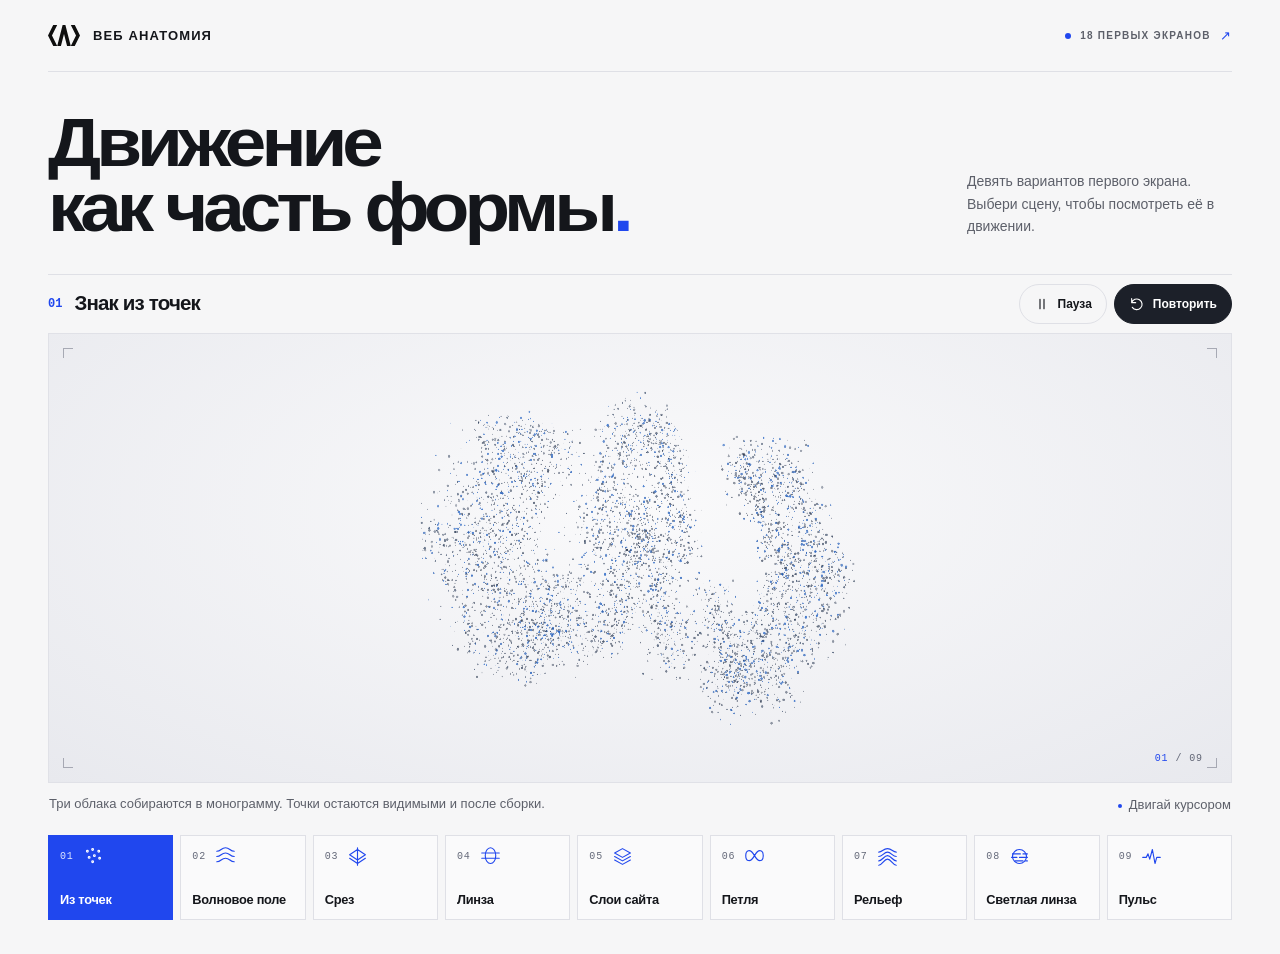
<file: index.html>
<!doctype html>
<html lang="ru">
<head>
  <meta charset="utf-8">
  <meta name="viewport" content="width=device-width, initial-scale=1">
  <meta name="theme-color" content="#f6f6f7">
  <meta name="robots" content="noindex,nofollow">
  <meta name="description" content="Девять вариантов анимации для первого экрана студии Веб Анатомия.">
  <title>Движение как часть формы · Веб Анатомия</title>
  <link rel="icon" href="./assets/logo-sign.svg" type="image/svg+xml">
  <link rel="stylesheet" href="./style.css">
  <script type="importmap">{"imports":{"three":"./vendor/three.module.js","three/addons/":"./vendor/addons/"}}</script>
</head>
<body>
  <div class="shell">
    <header class="masthead">
      <div class="signature"><img src="./assets/logo-sign.svg" alt="" width="34" height="24"><span>ВЕБ АНАТОМИЯ</span></div>
      <a class="project-tag preview-link" href="./mobile/"><span class="tag-dot" aria-hidden="true"></span> 18 ПЕРВЫХ ЭКРАНОВ <span aria-hidden="true">↗</span></a>
    </header>
    <main>
      <div class="intro">
        <h1>Движение<br>как часть формы<span class="period">.</span></h1>
        <p>Девять вариантов первого экрана.<br> Выбери сцену, чтобы посмотреть её в движении.</p>
      </div>
      <section class="laboratory" aria-label="Варианты анимации">
        <div class="scene-bar">
          <div class="scene-heading">
            <span id="scene-number" class="scene-number" aria-hidden="true">01</span>
            <h2 id="scene-title">Знак из точек</h2>
          </div>
          <div class="transport">
            <button id="pause" type="button" aria-label="Пауза" title="Пауза" disabled>
              <svg viewBox="0 0 24 24" fill="none" aria-hidden="true"><path id="pause-shape" d="M9 5v14M15 5v14"/></svg>
              <span id="pause-label">Пауза</span>
            </button>
            <button id="replay" type="button" title="Запустить анимацию заново" disabled>
              <svg viewBox="0 0 24 24" fill="none" aria-hidden="true"><path d="M4 10a8 8 0 1 1 1 7M4 4v6h6"/></svg>
              <span>Повторить</span>
            </button>
          </div>
        </div>
        <div id="scene-panel" class="viewport" role="tabpanel" aria-labelledby="tab-01" tabindex="0">
          <div class="stage-decoration" aria-hidden="true"><i></i><i></i><i></i><i></i></div>
          <div id="stage" class="stage"></div>
          <div id="scene-message" class="stage-message" role="status">Загружаем сцену</div>
          <div class="stage-index" aria-hidden="true"><span id="stage-index">01</span> <span>/ 09</span></div>
        </div>
        <div class="scene-notes"><p id="scene-description">Три облака собираются в монограмму. Точки остаются видимыми и после сборки.</p><p id="scene-hint"><span class="hint-dot" aria-hidden="true"></span><span>Двигай курсором</span></p></div>
        <nav id="scenes" class="scenes" role="tablist" aria-label="Выбери анимацию"></nav>
      </section>
      <noscript>Включи JavaScript, чтобы посмотреть анимации.</noscript>
    </main>
  </div>
  <script type="module" src="./app.js"></script>
</body>
</html>
</file>
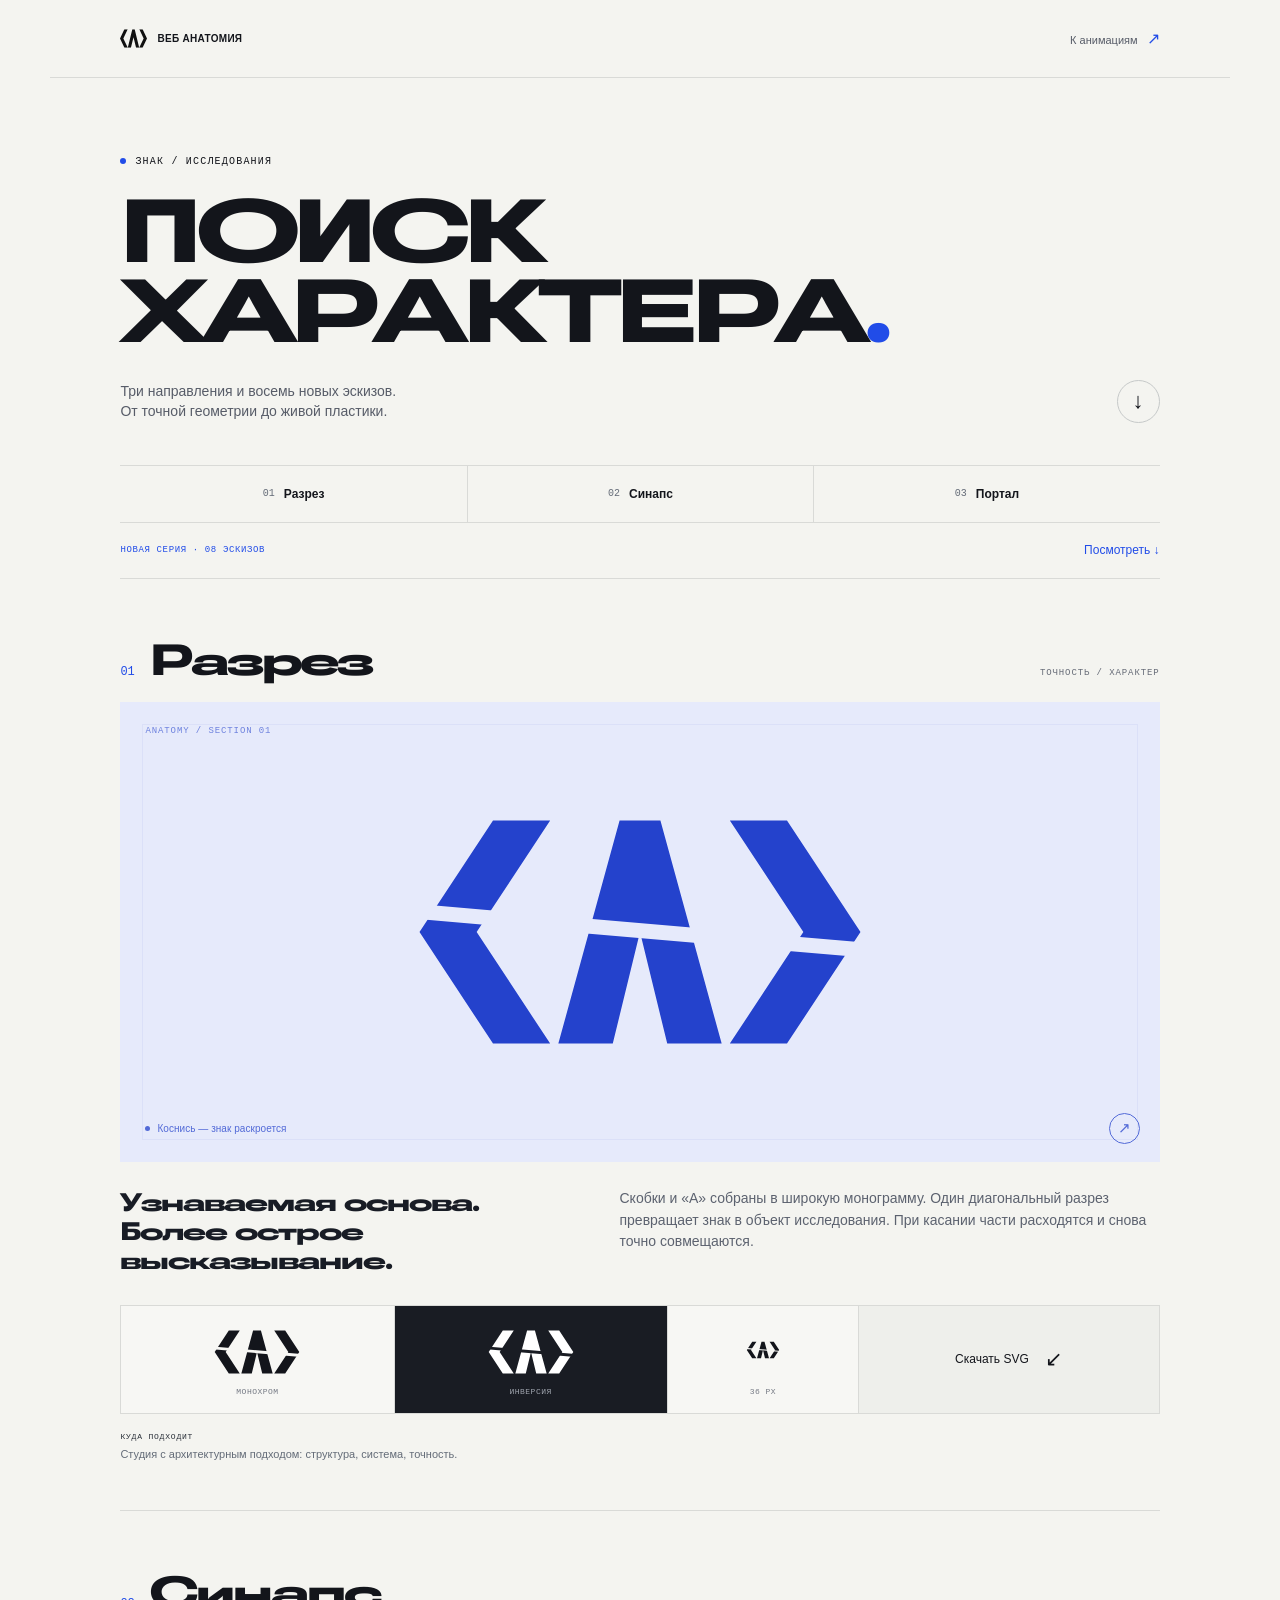
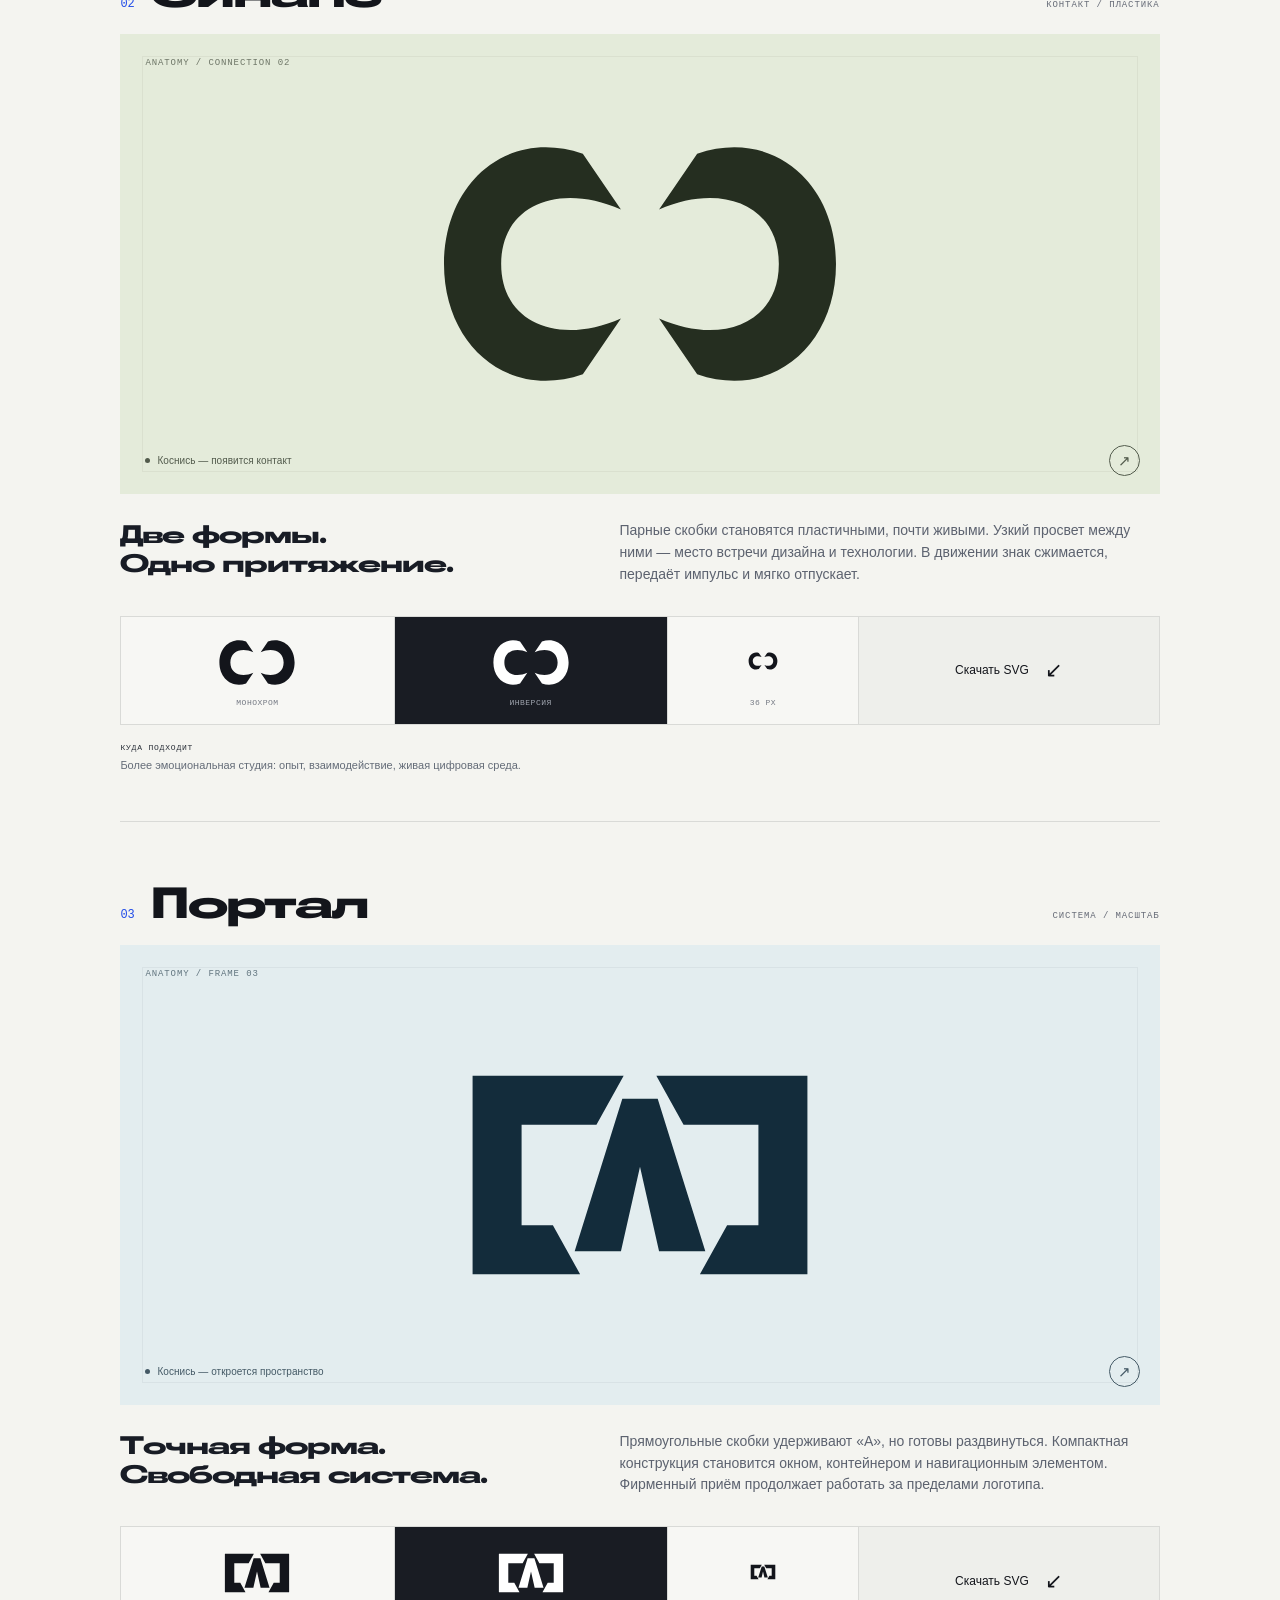
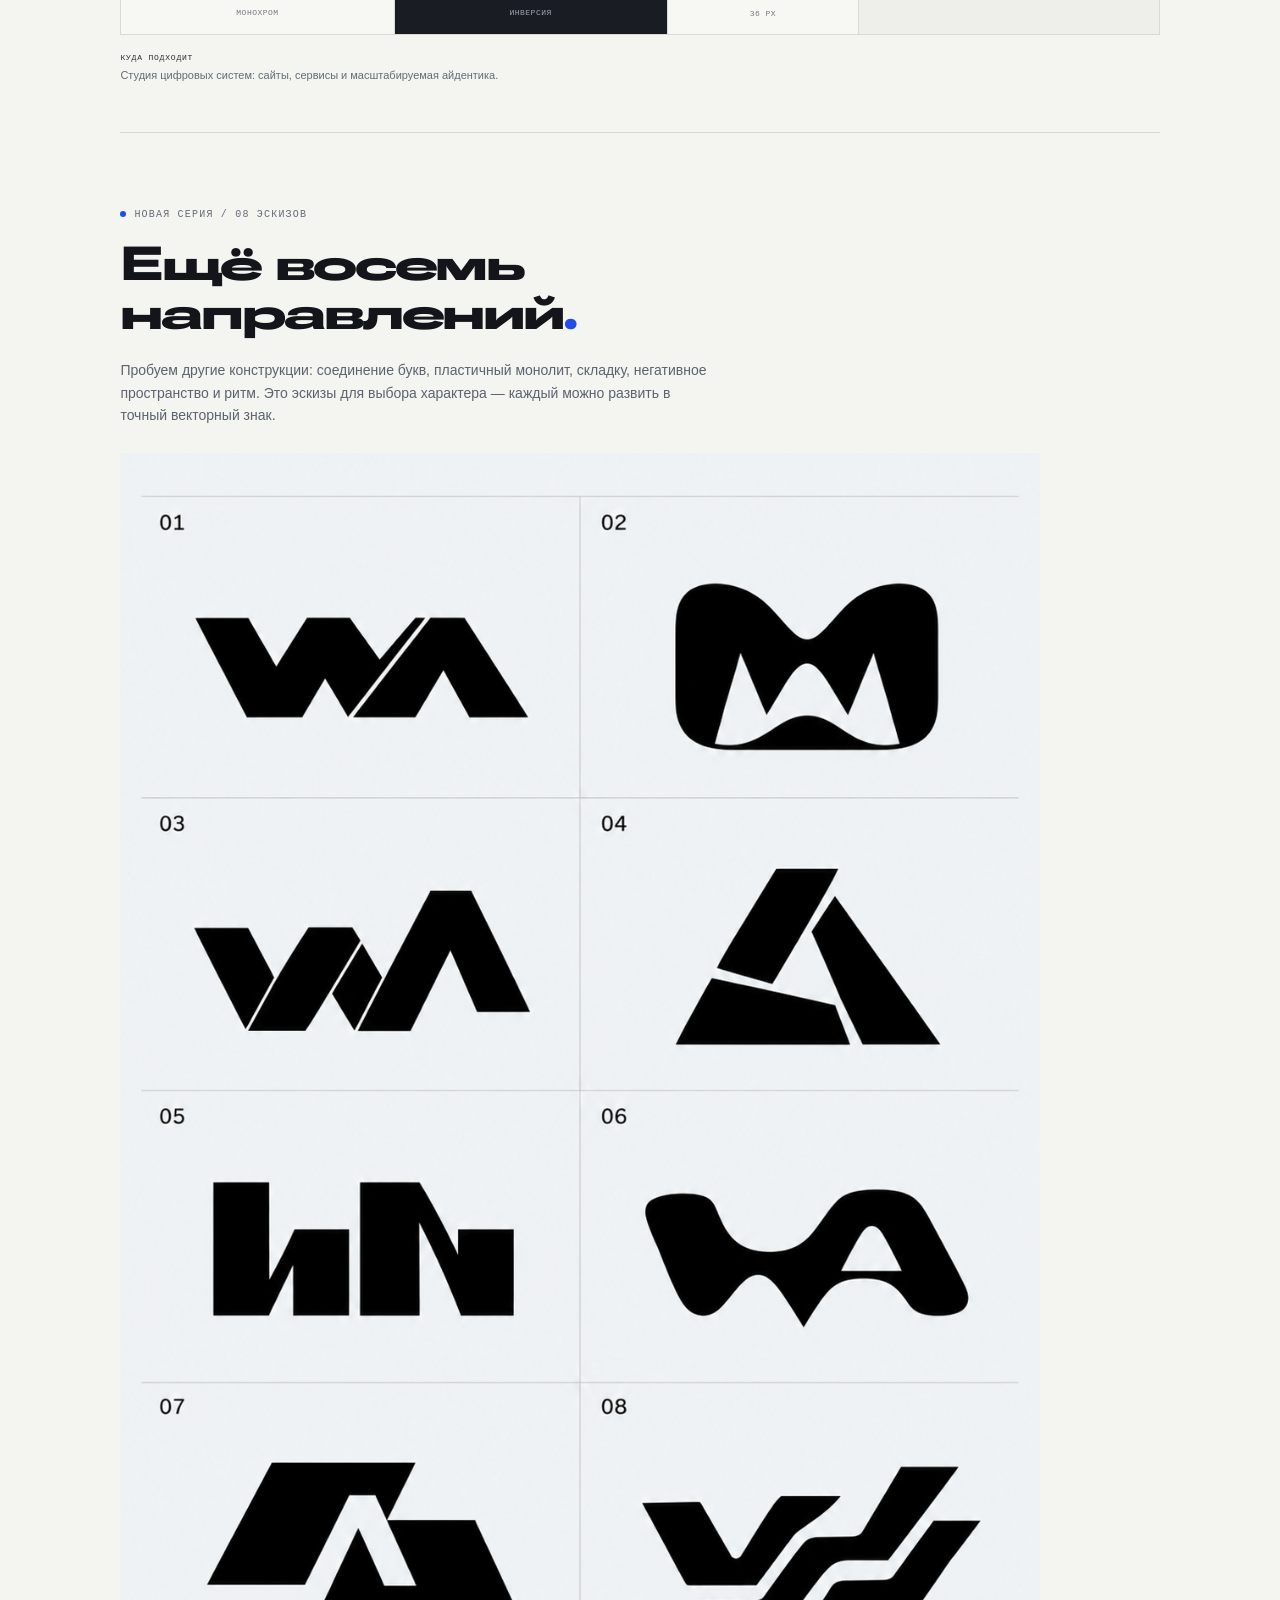
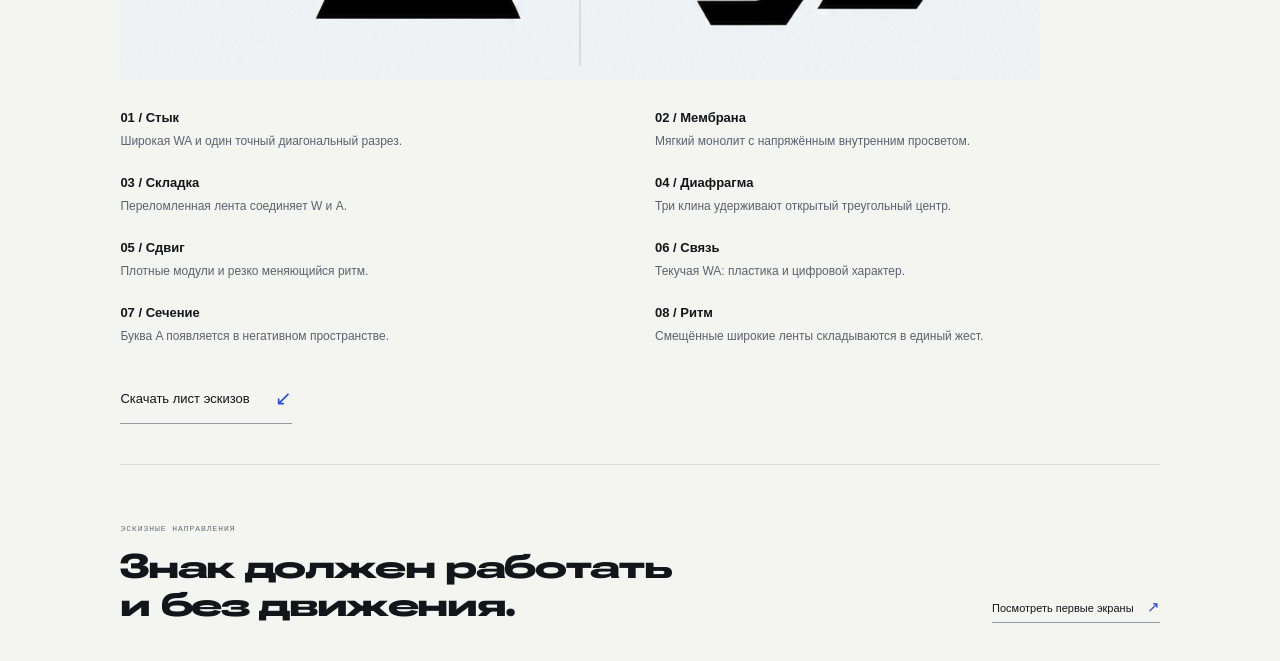
<file: marks/index.html>
<!doctype html>
<html lang="ru">
<head>
<meta charset="utf-8">
<meta name="viewport" content="width=device-width,initial-scale=1,viewport-fit=cover">
<meta name="robots" content="noindex,nofollow">
<meta name="theme-color" content="#f4f4f0">
<meta name="description" content="Три новых направления знака Веб Анатомии: Разрез, Синапс и Портал. Векторные эскизы и характер движения.">
<title>Знак · Поиск характера · Веб Анатомия</title>
<link rel="icon" href="../assets/logo-sign.svg" type="image/svg+xml">
<link rel="preload" href="../mobile/assets/wa-flex-wide.woff2" as="font" type="font/woff2" crossorigin>
<link rel="stylesheet" href="./marks.css">
</head>
<body>
<header class="topbar"><a class="brand" href="../mobile/"><img src="../assets/logo-sign.svg" alt="" width="27" height="19"><span>ВЕБ АНАТОМИЯ</span></a><a class="back" href="../mobile/">К анимациям <span aria-hidden="true">↗</span></a></header>
<main>
<section class="intro" aria-labelledby="page-title"><p class="eyebrow"><span class="dot"></span> ЗНАК / ИССЛЕДОВАНИЯ</p><h1 id="page-title">Поиск<br>характера<span>.</span></h1><div class="intro-bottom"><p>Три направления и восемь новых эскизов.<br>От точной геометрии до живой пластики.</p><a href="#section" class="jump" aria-label="Посмотреть три направления">↓</a></div></section>
<nav class="index" aria-label="Направления знака"><a href="#section"><span>01</span> Разрез</a><a href="#synapse"><span>02</span> Синапс</a><a href="#aperture"><span>03</span> Портал</a></nav>
<a class="new-sketch-link" href="#sketches"><span>НОВАЯ СЕРИЯ · 08 ЭСКИЗОВ</span><span>Посмотреть ↓</span></a>
<section class="concept" id="section" aria-labelledby="title-section">
<div class="concept-header"><span class="number">01</span><h2 id="title-section">Разрез</h2><span class="trait">ТОЧНОСТЬ / ХАРАКТЕР</span></div>
<button type="button" class="art art-section" aria-pressed="false" aria-label="Оживить знак Разрез">
<span class="art-tag">ANATOMY / SECTION 01</span>
<svg class="hero-mark section-mark" viewBox="0 0 360 220" aria-hidden="true"><defs><clipPath id="section-upper"><path d="M0 0H360V119L0 88Z"/></clipPath><clipPath id="section-lower"><path d="M0 99 360 130V220H0Z"/></clipPath><g id="section-path"><path d="m18 110 54-82h42l-54 82 54 82H72Zm324 0-54-82h-42l54 82-54 82h42Z"/><path d="m120 192 45-164h30l45 164h-40l-20-82-20 82Z"/></g></defs><g class="part part-upper" clip-path="url(#section-upper)"><use href="#section-path"/></g><g class="part part-lower" clip-path="url(#section-lower)"><use href="#section-path"/></g><path class="slice-line" d="M0 93.5 360 124.5"/></svg>
<span class="art-foot"><span class="live-dot"></span><span class="motion-label">Коснись — знак раскроется</span><span class="art-control" aria-hidden="true">↗</span></span>
</button>
<div class="concept-copy"><p class="lead">Узнаваемая основа.<br> Более острое высказывание.</p><p>Скобки и «А» собраны в широкую монограмму. Один диагональный разрез превращает знак в объект исследования. При касании части расходятся и снова точно совмещаются.</p></div>
<div class="specimens"><div class="specimen"><img src="./assets/01-section.svg" alt="Разрез в чёрном" width="94" height="58"><span>МОНОХРОМ</span></div><div class="specimen inverse"><img src="./assets/01-section.svg" alt="Разрез в белом" width="94" height="58"><span>ИНВЕРСИЯ</span></div><div class="specimen sizes"><img src="./assets/01-section.svg" alt="Разрез в маленьком размере" width="36" height="22"><span>36 PX</span></div><a class="download" href="./assets/01-section.svg" download="web-anatomy-section.svg">Скачать SVG <span aria-hidden="true">↙</span></a></div>
<p class="design-note"><span>КУДА ПОДХОДИТ</span> Студия с архитектурным подходом: структура, система, точность.</p>
</section>
<section class="concept" id="synapse" aria-labelledby="title-synapse">
<div class="concept-header"><span class="number">02</span><h2 id="title-synapse">Синапс</h2><span class="trait">КОНТАКТ / ПЛАСТИКА</span></div>
<button type="button" class="art art-synapse" aria-pressed="false" aria-label="Оживить знак Синапс">
<span class="art-tag">ANATOMY / CONNECTION 02</span>
<svg class="hero-mark synapse-mark" viewBox="0 0 360 220" aria-hidden="true"><path class="synapse-left" d="M138 29C83 10 36 50 36 110s47 100 102 81l28-41c-45 20-88 4-88-40s43-60 88-40Z"/><path class="synapse-right" d="M222 29c55-19 102 21 102 81s-47 100-102 81l-28-41c45 20 88 4 88-40s-43-60-88-40Z"/><path class="synapse-link" d="M176 108h8"/></svg>
<span class="art-foot"><span class="live-dot"></span><span class="motion-label">Коснись — появится контакт</span><span class="art-control" aria-hidden="true">↗</span></span>
</button>
<div class="concept-copy"><p class="lead">Две формы.<br> Одно притяжение.</p><p>Парные скобки становятся пластичными, почти живыми. Узкий просвет между ними — место встречи дизайна и технологии. В движении знак сжимается, передаёт импульс и мягко отпускает.</p></div>
<div class="specimens"><div class="specimen"><img src="./assets/02-synapse.svg" alt="Синапс в чёрном" width="94" height="58"><span>МОНОХРОМ</span></div><div class="specimen inverse"><img src="./assets/02-synapse.svg" alt="Синапс в белом" width="94" height="58"><span>ИНВЕРСИЯ</span></div><div class="specimen sizes"><img src="./assets/02-synapse.svg" alt="Синапс в маленьком размере" width="36" height="22"><span>36 PX</span></div><a class="download" href="./assets/02-synapse.svg" download="web-anatomy-synapse.svg">Скачать SVG <span aria-hidden="true">↙</span></a></div>
<p class="design-note"><span>КУДА ПОДХОДИТ</span> Более эмоциональная студия: опыт, взаимодействие, живая цифровая среда.</p>
</section>
<section class="concept" id="aperture" aria-labelledby="title-aperture">
<div class="concept-header"><span class="number">03</span><h2 id="title-aperture">Портал</h2><span class="trait">СИСТЕМА / МАСШТАБ</span></div>
<button type="button" class="art art-aperture" aria-pressed="false" aria-label="Оживить знак Портал">
<span class="art-tag">ANATOMY / FRAME 03</span>
<svg class="hero-mark aperture-mark" viewBox="0 0 360 220" aria-hidden="true"><path class="frame-left" d="M57 37h111l-20 36H93v74h23l20 36H57Z"/><path class="frame-right" d="M303 37H192l20 36h55v74h-23l-20 36h79Z"/><path class="frame-core" d="m132 166 35-112h26l35 112h-34l-14-62-14 62Z"/></svg>
<span class="art-foot"><span class="live-dot"></span><span class="motion-label">Коснись — откроется пространство</span><span class="art-control" aria-hidden="true">↗</span></span>
</button>
<div class="concept-copy"><p class="lead">Точная форма.<br> Свободная система.</p><p>Прямоугольные скобки удерживают «А», но готовы раздвинуться. Компактная конструкция становится окном, контейнером и навигационным элементом. Фирменный приём продолжает работать за пределами логотипа.</p></div>
<div class="specimens"><div class="specimen"><img src="./assets/03-aperture.svg" alt="Портал в чёрном" width="94" height="58"><span>МОНОХРОМ</span></div><div class="specimen inverse"><img src="./assets/03-aperture.svg" alt="Портал в белом" width="94" height="58"><span>ИНВЕРСИЯ</span></div><div class="specimen sizes"><img src="./assets/03-aperture.svg" alt="Портал в маленьком размере" width="36" height="22"><span>36 PX</span></div><a class="download" href="./assets/03-aperture.svg" download="web-anatomy-aperture.svg">Скачать SVG <span aria-hidden="true">↙</span></a></div>
<p class="design-note"><span>КУДА ПОДХОДИТ</span> Студия цифровых систем: сайты, сервисы и масштабируемая айдентика.</p>
</section>
<section class="sketch-series" id="sketches" aria-labelledby="sketch-title">
<p class="eyebrow"><span class="dot"></span> НОВАЯ СЕРИЯ / 08 ЭСКИЗОВ</p>
<h2 id="sketch-title">Ещё восемь<br>направлений<span>.</span></h2>
<p class="sketch-intro">Пробуем другие конструкции: соединение букв, пластичный монолит, складку, негативное пространство и ритм. Это эскизы для выбора характера — каждый можно развить в точный векторный знак.</p>
<a class="sketch-board" href="./assets/08-new-directions.png" target="_blank" rel="noopener" aria-label="Открыть восемь эскизов в полном размере"><img src="./assets/08-new-directions.png" alt="Восемь новых чёрно-белых знаков Веб Анатомии, пронумерованные от 01 до 08, в сетке два на четыре." width="1086" height="1448" loading="lazy"></a>
<div class="sketch-notes">
<div><b>01 / Стык</b><p>Широкая WA и один точный диагональный разрез.</p></div>
<div><b>02 / Мембрана</b><p>Мягкий монолит с напряжённым внутренним просветом.</p></div>
<div><b>03 / Складка</b><p>Переломленная лента соединяет W и A.</p></div>
<div><b>04 / Диафрагма</b><p>Три клина удерживают открытый треугольный центр.</p></div>
<div><b>05 / Сдвиг</b><p>Плотные модули и резко меняющийся ритм.</p></div>
<div><b>06 / Связь</b><p>Текучая WA: пластика и цифровой характер.</p></div>
<div><b>07 / Сечение</b><p>Буква A появляется в негативном пространстве.</p></div>
<div><b>08 / Ритм</b><p>Смещённые широкие ленты складываются в единый жест.</p></div>
</div>
<a class="sketch-download" href="./assets/08-new-directions.png" download="web-anatomy-eight-directions.png">Скачать лист эскизов <span aria-hidden="true">↙</span></a>
</section>
<footer><div><span class="eyebrow">ЭСКИЗНЫЕ НАПРАВЛЕНИЯ</span><p>Знак должен работать<br>и без движения.</p></div><a href="../mobile/">Посмотреть первые экраны <span aria-hidden="true">↗</span></a></footer>
</main>
<script src="./marks.js" defer></script>
</body>
</html>
</file>
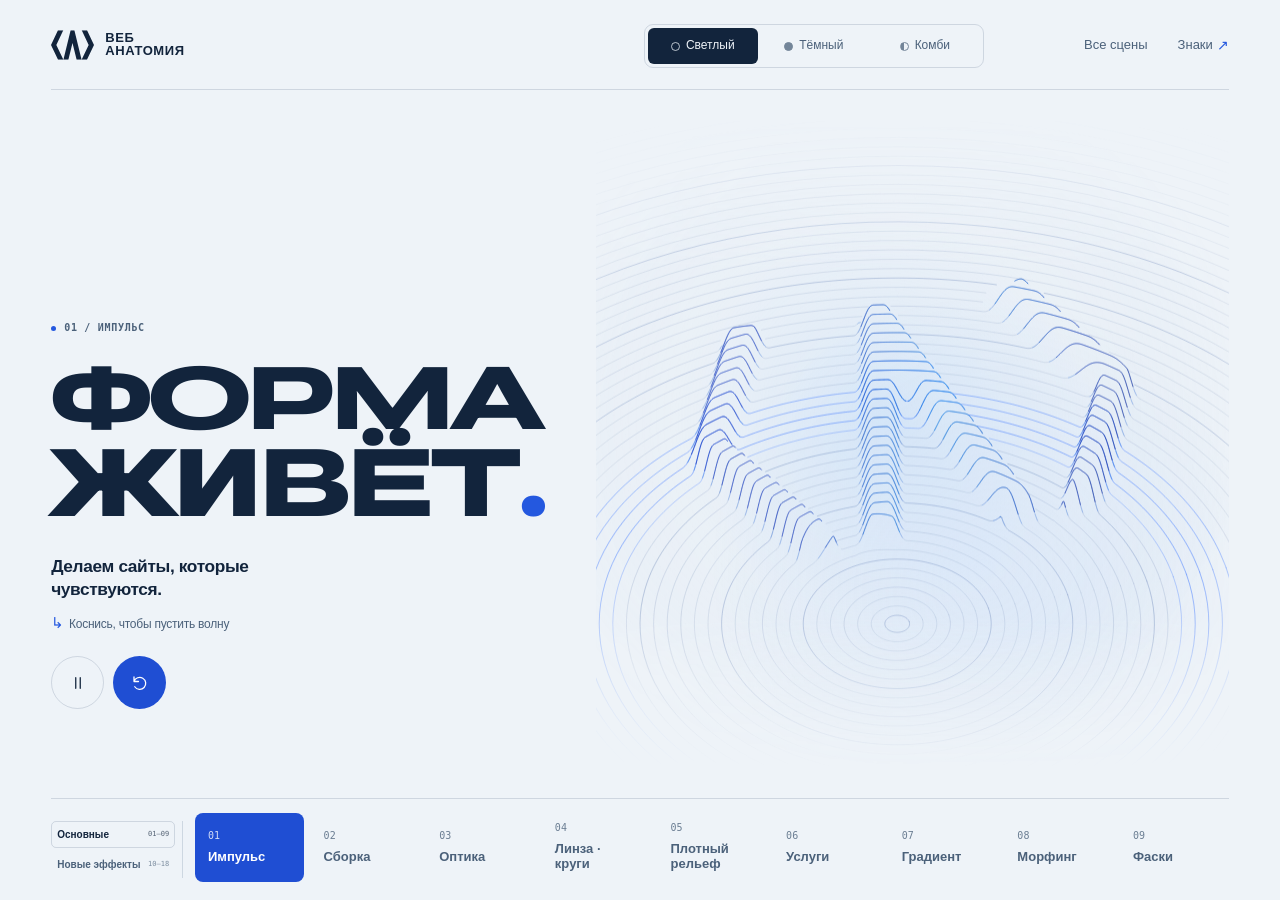
<file: mobile/index.html>
<!doctype html>
<html lang="ru" data-theme="contour" data-mode="light">
<head>
  <meta charset="utf-8">
  <meta name="viewport" content="width=device-width, initial-scale=1, viewport-fit=cover">
  <meta name="theme-color" content="#eef3f8">
  <meta name="robots" content="noindex,nofollow">
  <meta name="description" content="Восемнадцать интерактивных первых экранов Веб Анатомии для телефона и десктопа: рельеф, оптика, частицы и радиальный градиент. Светлое, тёмное и комбинированное оформление.">
  <title>Первые экраны · Веб Анатомия</title>
  <link rel="icon" href="../assets/logo-sign.svg" type="image/svg+xml">
  <link rel="preload" href="./assets/wa-flex-wide.woff2" as="font" type="font/woff2" crossorigin>
  <link rel="stylesheet" href="./mobile.css">
  <link rel="stylesheet" href="./responsive.css">
  <script type="importmap">{"imports":{"three":"../vendor/three.module.js","three/addons/":"../vendor/addons/"}}</script>
</head>
<body>
  <div class="device">
    <header class="top">
      <div class="signature"><i class="mark" aria-hidden="true"></i><span>ВЕБ<br>АНАТОМИЯ</span></div>
      <nav class="top-links" aria-label="Другие исследования"><a class="lab-link" href="../">Все сцены</a><a class="lab-link" href="../marks/">Знаки <span aria-hidden="true">↗</span></a></nav>
    </header>
    <div class="appearance-bar">
      <div class="theme-switch" role="group" aria-label="Оформление экрана">
        <button id="theme-light" type="button" aria-pressed="true"><i class="swatch swatch-light" aria-hidden="true"></i>Светлый</button>
        <button id="theme-dark" type="button" aria-pressed="false"><i class="swatch swatch-dark" aria-hidden="true"></i>Тёмный</button>
        <button id="theme-mixed" type="button" aria-pressed="false"><i class="swatch swatch-mixed" aria-hidden="true"></i><span id="mixed-label">Комби</span></button>
      </div>
    </div>
    <main id="hero" class="hero" role="tabpanel" aria-labelledby="tab-01">
      <div class="intro">
        <div class="intro-bar"><div class="tag"><i aria-hidden="true"></i><span id="kicker">01 / ИМПУЛЬС</span></div><span id="composition-label" class="composition-label" hidden>Синий постер</span></div>
        <h1 id="headline"><span class="line"><span>ФОРМА</span></span><span class="line"><span>ЖИВЁТ<i>.</i></span></span></h1>
        <div id="service-controls" class="service-controls" role="group" aria-label="Услуги" hidden>
          <button id="service-design" type="button" aria-controls="stage" aria-pressed="true">Дизайн</button>
          <button id="service-development" type="button" aria-controls="stage" aria-pressed="false">Разработка</button>
          <button id="service-support" type="button" aria-controls="stage" aria-pressed="false">Поддержка</button>
        </div>
      </div>
      <div class="picture">
        <div id="gradient-backdrop" class="gradient-backdrop" aria-hidden="true" hidden></div>
        <div id="stage" class="stage" role="img" aria-label="Интерактивный рельеф знака. Коснись, чтобы пустить волну."></div>
        <div id="message" class="message" role="status">Загружаю сцену…</div>
        <span id="scene-index" class="scene-index" aria-hidden="true" hidden>FIELD / 01</span>
        <i class="scene-corner" aria-hidden="true"></i>
      </div>
      <div class="caption">
        <div class="caption-copy">
          <p id="description">Делаем сайты, которые чувствуются.</p>
          <p class="gesture"><span class="gesture-icon" aria-hidden="true">↳</span><span id="hint">Коснись, чтобы пустить волну</span></p>
        </div>
        <div class="actions" aria-label="Управление анимацией">
          <button id="assemble" class="fragment-action" type="button" aria-controls="stage" hidden disabled><span id="assemble-label">Собрать знак</span><svg viewBox="0 0 24 24" aria-hidden="true"><path d="M5 12h14m-6-6 6 6-6 6"/></svg></button>
          <button id="pulse" type="button" aria-label="Пустить импульс" title="Пустить импульс" hidden disabled><svg viewBox="0 0 24 24" aria-hidden="true"><circle cx="12" cy="12" r="3"/><circle cx="12" cy="12" r="8"/></svg></button>
          <button id="pause" type="button" aria-label="Пауза" title="Пауза" disabled><svg viewBox="0 0 24 24" aria-hidden="true"><path id="pause-shape" d="M9 5v14M15 5v14"/></svg></button>
          <button id="replay" type="button" aria-label="Повторить анимацию" title="Повторить анимацию" disabled><svg viewBox="0 0 24 24" aria-hidden="true"><path d="M4 10a8 8 0 1 1 1 7M4 4v6h6"/></svg></button>
        </div>
      </div>
    </main>
    <div class="variant-nav">
      <div class="variant-groups" role="group" aria-label="Разделы коллекции">
        <button id="variant-core" type="button" aria-controls="variants" aria-pressed="true">Основные <small>01–09</small></button>
        <button id="variant-studies" type="button" aria-controls="variants" aria-pressed="false">Новые эффекты <small>10–18</small></button>
      </div>
      <nav class="tabs" id="variants" role="tablist" aria-label="Варианты первого экрана">
      <button id="tab-01" type="button" role="tab" aria-controls="hero" aria-selected="true"><span>01</span> Импульс</button>
      <button id="tab-02" type="button" role="tab" aria-controls="hero" aria-selected="false" tabindex="-1"><span>02</span> Сборка</button>
      <button id="tab-03" type="button" role="tab" aria-controls="hero" aria-selected="false" tabindex="-1"><span>03</span> Оптика</button>
      <button id="tab-04" class="tab-new" type="button" role="tab" aria-controls="hero" aria-selected="false" tabindex="-1"><span>04</span> Линза · круги</button>
      <button id="tab-05" class="tab-new" type="button" role="tab" aria-controls="hero" aria-selected="false" tabindex="-1"><span>05</span> Плотный рельеф</button>
      <button id="tab-06" class="tab-new" type="button" role="tab" aria-controls="hero" aria-selected="false" tabindex="-1"><span>06</span> Услуги</button>
      <button id="tab-07" class="tab-new" type="button" role="tab" aria-controls="hero" aria-selected="false" tabindex="-1"><span>07</span> Градиент</button>
      <button id="tab-08" class="tab-new" type="button" role="tab" aria-controls="hero" aria-selected="false" tabindex="-1"><span>08</span> Морфинг</button>
      <button id="tab-09" class="tab-new" type="button" role="tab" aria-controls="hero" aria-selected="false" tabindex="-1"><span>09</span> Фаски</button>
      <button id="tab-10" class="tab-new" type="button" role="tab" aria-controls="hero" aria-selected="false" tabindex="-1" hidden><span>10</span> Растр</button>
      <button id="tab-11" class="tab-new" type="button" role="tab" aria-controls="hero" aria-selected="false" tabindex="-1" hidden><span>11</span> Лучевой узел</button>
      <button id="tab-12" class="tab-new" type="button" role="tab" aria-controls="hero" aria-selected="false" tabindex="-1" hidden><span>12</span> Матрица</button>
      <button id="tab-13" class="tab-new" type="button" role="tab" aria-controls="hero" aria-selected="false" tabindex="-1" hidden><span>13</span> Вихрь</button>
      <button id="tab-14" class="tab-new" type="button" role="tab" aria-controls="hero" aria-selected="false" tabindex="-1" hidden><span>14</span> Плоттер</button>
      <button id="tab-15" class="tab-new" type="button" role="tab" aria-controls="hero" aria-selected="false" tabindex="-1" hidden><span>15</span> Призма</button>
      <button id="tab-16" class="tab-new" type="button" role="tab" aria-controls="hero" aria-selected="false" tabindex="-1" hidden><span>16</span> Фрагмент</button>
      <button id="tab-17" class="tab-new" type="button" role="tab" aria-controls="hero" aria-selected="false" tabindex="-1" hidden><span>17</span> Фокус</button>
      <button id="tab-18" class="tab-new" type="button" role="tab" aria-controls="hero" aria-selected="false" tabindex="-1" hidden><span>18</span> Наклон</button>
      </nav>
    </div>
    <noscript><p>Включи JavaScript, чтобы увидеть движение.</p></noscript>
  </div>
  <script type="module" src="./mobile.js"></script>
</body>
</html>
</file>
<file: style.css>
:root {
  color-scheme: light;
  font-family: Arial, Helvetica, sans-serif;
  font-synthesis: none;
  --paper: #f6f6f7;
  --ink: #14161b;
  --muted: #5d606a;
  --blue: #2047ee;
  --line: #dfe0e6;
  background: var(--paper);
  color: var(--ink);
}
* { box-sizing: border-box; }
body { margin: 0; min-width: 300px; }
button { font: inherit; color: inherit; cursor: pointer; }
button:focus-visible, input:focus-visible, [role=tabpanel]:focus-visible { outline: 2px solid var(--blue); outline-offset: 4px; }
button:disabled { cursor: wait; opacity: .48; }
[hidden] { display: none !important; }
.shell { width: min(100% - 96px, 1472px); margin-inline: auto; }
.masthead { height: 72px; display: flex; align-items: center; justify-content: space-between; border-bottom: 1px solid var(--line); gap: 14px; }
.signature { display: flex; align-items: center; gap: 13px; font-size: 13px; font-weight: 800; letter-spacing: .085em; white-space: nowrap; }
.signature img { width: 32px; height: auto; display: block; filter: brightness(0) saturate(100%); opacity: .94; }
.project-tag { display: flex; align-items: center; gap: 9px; font-size: 10px; font-weight: 700; letter-spacing: .125em; color: var(--muted); white-space: nowrap; }
.preview-link { text-decoration: none; padding-block: 12px; }
.preview-link:hover { color: var(--blue); }
.preview-link > span:last-child { color: var(--blue); font-size: 13px; }
.tag-dot, .hint-dot { width: 6px; height: 6px; flex: none; background: var(--blue); border-radius: 50%; }
.intro { display: flex; align-items: end; justify-content: space-between; gap: 32px; padding: clamp(27px, 3vw, 49px) 0 clamp(25px, 2.6vw, 41px); }
h1 { margin: 0; font-size: clamp(38px, 5.4vw, 84px); font-weight: 900; line-height: .94; letter-spacing: -.067em; transform: scaleX(1.08); transform-origin: left center; }
.period { color: var(--blue); }
.intro p { color: var(--muted); font-size: 14px; line-height: 1.6; margin: 0 1px 3px 0; max-width: 264px; }
.laboratory { margin-bottom: 34px; }
.scene-bar { min-height: 59px; padding: 8px 0; border-top: 1px solid var(--line); display: flex; justify-content: space-between; align-items: center; gap: 9px; }
.scene-heading { display: flex; align-items: center; gap: 12px; min-width: 0; }
.scene-number { font-family: ui-monospace, SFMono-Regular, Consolas, monospace; font-size: 12px; color: var(--blue); font-weight: 700; }
h2 { margin: 0; font-size: clamp(15px, 1.6vw, 23px); line-height: 1.1; letter-spacing: -.04em; }
.transport { display: flex; gap: 7px; flex: none; }
.transport button { display: inline-flex; align-items: center; justify-content: center; gap: 8px; min-height: 40px; padding: 0 14px; border: 1px solid var(--line); border-radius: 999px; background: transparent; color: var(--ink); font-size: 12px; font-weight: 650; transition: background .18s, color .18s, border-color .18s; }
.transport button:hover:not(:disabled) { background: #e9edff; border-color: #c3cdff; color: #1939cf; }
.transport #replay { border-color: #1c2029; background: #1c2029; color: #fff; }
.transport #replay:hover:not(:disabled) { background: var(--blue); border-color: var(--blue); color: #fff; }
.transport svg { width: 16px; height: 16px; stroke: currentColor; stroke-width: 1.7; stroke-linecap: round; stroke-linejoin: round; }
.viewport { position: relative; height: clamp(340px, 49vh, 590px); background: radial-gradient(ellipse at 50% 38%, #fafafb, #e8e9ee); border: 1px solid #e0e1e7; isolation: isolate; overflow: hidden; }
.stage, .scene-layer { position: absolute; inset: 0; }
.stage { touch-action: pan-y; }
.stage[data-drag="true"] { cursor: grab; }
.stage[data-drag="true"]:active { cursor: grabbing; }
.stage > canvas, .scene-layer > canvas { position: absolute; inset: 0; display: block; width: 100%; height: 100%; }
.stage-decoration { position: absolute; inset: 14px; z-index: 5; pointer-events: none; }
.stage-decoration i { position: absolute; width: 10px; height: 10px; opacity: .44; border: 0 solid #515668; }
.stage-decoration i:nth-child(1) { top: 0; left: 0; border-top-width: 1px; border-left-width: 1px; }
.stage-decoration i:nth-child(2) { top: 0; right: 0; border-top-width: 1px; border-right-width: 1px; }
.stage-decoration i:nth-child(3) { bottom: 0; left: 0; border-bottom-width: 1px; border-left-width: 1px; }
.stage-decoration i:nth-child(4) { bottom: 0; right: 0; border-bottom-width: 1px; border-right-width: 1px; }
.stage-index { position: absolute; bottom: 18px; right: 28px; z-index: 6; pointer-events: none; font: 10px ui-monospace, SFMono-Regular, Consolas, monospace; letter-spacing: .09em; color: #626676; }
.stage-index span:first-child { color: var(--blue); }
.stage-message { position: absolute; inset: 0; z-index: 8; display: grid; place-content: center; background: #eeeff3d9; padding: 25px; text-align: center; color: var(--muted); font-size: 13px; line-height: 1.55; }
.stage-message.is-error { pointer-events: none; }
.scene-notes { display: flex; justify-content: space-between; align-items: baseline; gap: 16px; min-height: 52px; padding: 12px 1px 14px; }
.scene-notes p { margin: 0; color: var(--muted); font-size: 13px; line-height: 1.45; }
#scene-hint { display: flex; align-items: center; gap: 7px; text-align: right; flex: none; }
#scene-hint .hint-dot { width: 4px; height: 4px; }
.viewport:has(.stage:is([data-scene="07"], [data-scene="09"])) { background: #2155ee; border-color: #2155ee; }
.viewport:has(.stage:is([data-scene="07"], [data-scene="09"])) .stage-decoration i { border-color: #e8f6ff; opacity: .6; }
.viewport:has(.stage:is([data-scene="07"], [data-scene="09"])) .stage-index,
.viewport:has(.stage:is([data-scene="07"], [data-scene="09"])) .stage-index span:first-child { color: #edf6ff; }
.scenes { display: grid; grid-template-columns: repeat(9, minmax(0, 1fr)); gap: 7px; }
.scene-tab { min-width: 0; min-height: 85px; text-align: left; display: flex; flex-direction: column; justify-content: space-between; gap: 11px; border: 1px solid var(--line); border-radius: 0; padding: 10px 11px 11px; background: #fafafb; transition: background .18s, color .18s, border-color .18s; }
.scene-tab:hover { border-color: #a7b5f8; background: #eff1ff; }
.scene-tab[aria-selected=true] { background: var(--blue); border-color: var(--blue); color: white; }
.tab-top { display: flex; align-items: center; justify-content: space-between; gap: 8px; }
.tab-id { font: 10px ui-monospace, SFMono-Regular, Consolas, monospace; letter-spacing: .08em; color: #646979; }
.scene-tab[aria-selected=true] .tab-id { color: #dee6ff; }
.tab-name { font-size: clamp(11px, 1vw, 14px); letter-spacing: -.02em; font-weight: 700; line-height: 1.12; }
.scene-tab svg { width: 23px; height: 21px; color: var(--blue); flex: none; }
.scene-tab[aria-selected=true] svg { color: #fff; }
@media (min-width: 1250px) and (min-height: 900px) {
  .viewport { height: clamp(415px, 50vh, 600px); }
}
@media (max-width: 1080px) {
  .shell { width: calc(100% - 56px); }
  .scene-tab { padding-inline: 8px; }
}
@media (max-width: 760px) {
  .shell { width: calc(100% - 34px); }
  .masthead { height: 58px; }
  .signature { font-size: 10px; gap: 9px; }
  .signature img { width: 25px; }
  .project-tag { font-size: 8px; gap: 6px; letter-spacing: .075em; }
  .intro { display: block; padding: 28px 0 23px; }
  h1 { font-size: clamp(31px, 8.35vw, 58px); line-height: .98; transform: scaleX(1.06); }
  .intro p { margin: 14px 0 0; font-size: 12px; line-height: 1.45; max-width: none; }
  .intro p br { display: none; }
  .viewport { height: clamp(295px, 43vh, 410px); }
  .scene-bar { min-height: 56px; }
  .scene-heading { gap: 8px; }
  .scene-number { font-size: 10px; }
  .transport { gap: 5px; }
  .transport button { min-height: 40px; padding: 0 10px; font-size: 11px; gap: 5px; }
  .transport #pause { width: 40px; padding: 0; }
  #pause-label { display: none; }
  .scene-notes { min-height: 59px; align-items: start; flex-wrap: wrap; gap: 4px 12px; padding: 10px 0 12px; }
  .scene-notes p { font-size: 11px; }
  #scene-hint { text-align: left; }
  .scenes { grid-template-columns: repeat(3, minmax(0, 1fr)); gap: 5px; }
  .scene-tab { min-height: 64px; padding: 7px 6px 8px; gap: 6px; }
  .tab-name { font-size: 10px; }
  .scene-tab svg { width: 17px; height: 17px; }
  .stage-decoration { inset: 10px; }
  .stage-index { bottom: 13px; right: 24px; font-size: 9px; }
}
@media (prefers-reduced-motion: reduce) { *, *::before, *::after { transition: none !important; animation: none !important; } }
</file>
<file: marks/marks.css>
@font-face{font-family:'WA Flex Wide';src:url('../mobile/assets/wa-flex-wide.woff2') format('woff2');font-style:normal;font-weight:850;font-display:swap}
:root{font-family:Arial,Helvetica,sans-serif;color:#13151b;background:#f4f4f0;color-scheme:light;font-synthesis:none;--blue:#214ce8;--line:#d9dad7;--pad:clamp(20px,5.5vw,78px)}
*{box-sizing:border-box}html{scroll-behavior:smooth;scroll-padding-top:80px}body{margin:0;min-width:300px}button,a{-webkit-tap-highlight-color:transparent}a{color:inherit;text-decoration:none}button{font:inherit;color:inherit;cursor:pointer}a:focus-visible,button:focus-visible{outline:3px solid #214ce8;outline-offset:5px}.topbar,main{max-width:1180px;margin:auto}.topbar{height:78px;margin-inline:auto;padding-inline:var(--pad);display:flex;align-items:center;justify-content:space-between;border-bottom:1px solid var(--line);gap:16px}.brand{display:flex;align-items:center;gap:10px;font-size:10px;font-weight:800;letter-spacing:.03em}.brand img{filter:grayscale(1) brightness(.2)}.back{font-size:11px;color:#575c68}.back span{color:var(--blue);font-size:16px;margin-left:6px}main{padding-inline:var(--pad)}.intro{padding-top:clamp(34px,6vw,80px)}.eyebrow{font:10px/1.3 ui-monospace,Menlo,monospace;letter-spacing:.12em}.intro .eyebrow{display:flex;align-items:center;gap:9px;margin:0 0 24px}.dot{width:6px;height:6px;background:var(--blue);border-radius:50%}h1,h2,.lead,footer p{font-family:'WA Flex Wide','Arial Black',Arial,sans-serif;font-weight:850}h1{font-size:clamp(39px,7vw,88px);line-height:.91;letter-spacing:-.065em;margin:0;text-transform:uppercase}h1 span{color:var(--blue)}.intro-bottom{display:flex;align-items:center;justify-content:space-between;margin-top:28px}.intro-bottom p{font-size:14px;line-height:1.45;margin:0;color:#575c68}.jump{width:43px;height:43px;border:1px solid #c6c9c9;border-radius:50%;display:grid;place-items:center;font-size:22px}.index{display:grid;grid-template-columns:repeat(3,1fr);border-top:1px solid var(--line);border-bottom:1px solid var(--line);margin-top:42px}.index a{display:flex;gap:9px;align-items:center;justify-content:center;padding:21px 6px;font-size:12px;font-weight:700}.index a+a{border-left:1px solid var(--line)}.index span{font:10px ui-monospace,monospace;color:#656c78}.index a:hover{background:#eaece8;color:var(--blue)}.concept{margin-top:56px;padding-bottom:48px;border-bottom:1px solid var(--line);scroll-margin-top:20px}.concept-header{display:flex;align-items:baseline;gap:15px;margin-bottom:17px}.number{font:12px ui-monospace,monospace;color:var(--blue)}h2{margin:0;font-size:clamp(28px,4vw,43px);letter-spacing:-.045em}.trait{margin-left:auto;font:9px ui-monospace,monospace;letter-spacing:.1em;color:#666b77}.art{position:relative;display:block;width:100%;height:clamp(275px,43vw,460px);border:0;padding:0;overflow:hidden;text-align:left;isolation:isolate}.art-section{background:#e6eafb;color:#2442cc}.art-synapse{background:#e4ebda;color:#252e20}.art-aperture{background:#e3edef;color:#132c3b}.art:after{content:'';position:absolute;inset:22px;pointer-events:none;border:1px solid currentColor;opacity:.055}.art-tag{position:absolute;top:24px;left:25px;font:9px ui-monospace,monospace;letter-spacing:.1em;opacity:.62}.hero-mark{position:absolute;width:min(58%,490px);height:auto;top:50%;left:50%;transform:translate(-50%,-50%);fill:currentColor;overflow:visible;pointer-events:none}.art-foot{position:absolute;bottom:18px;left:25px;right:20px;display:flex;align-items:center;gap:7px;font-size:10px;letter-spacing:.005em;opacity:.76}.live-dot{width:5px;height:5px;border-radius:50%;background:currentColor}.art-control{display:grid;place-items:center;width:31px;height:31px;margin-left:auto;border:1px solid currentColor;border-radius:50%;font-size:15px}.part,.synapse-left,.synapse-right,.frame-left,.frame-right,.frame-core{transform-box:fill-box;transform-origin:center;transition:transform 850ms cubic-bezier(.18,.85,.2,1)}.slice-line{fill:none;stroke:#70a3ff;stroke-width:1;stroke-dasharray:370;stroke-dashoffset:370;opacity:0;transition:stroke-dashoffset .9s ease,opacity .3s ease}.art-section[data-active=true] .part-upper{transform:translate(5px,-12px)}.art-section[data-active=true] .part-lower{transform:translate(-5px,12px)}.art-section[data-active=true] .slice-line{stroke-dashoffset:0;opacity:1}.synapse-link{stroke:#587c42;stroke-width:7;stroke-linecap:round;opacity:0;transition:opacity .3s ease;transition-delay:.25s}.art-synapse[data-active=true] .synapse-left{transform:translateX(10px) scaleX(1.025)}.art-synapse[data-active=true] .synapse-right{transform:translateX(-10px) scaleX(1.025)}.art-synapse[data-active=true] .synapse-link{opacity:1}.art-aperture[data-active=true] .frame-left{transform:translateX(-26px)}.art-aperture[data-active=true] .frame-right{transform:translateX(26px)}.art-aperture[data-active=true] .frame-core{transform:scale(1.08)}.concept-copy{display:grid;grid-template-columns:.85fr 1fr;gap:40px;margin-top:26px;align-items:start}.concept-copy .lead{font-size:clamp(18px,2.2vw,25px);line-height:1.16;letter-spacing:-.04em;color:#181c25;margin:0}.concept-copy p{font-size:14px;line-height:1.55;color:#5c626f;margin:0}.specimens{display:grid;grid-template-columns:1fr 1fr .7fr 1.1fr;gap:1px;border:1px solid var(--line);background:var(--line);margin-top:30px}.specimen{background:#f7f7f4;min-height:107px;display:flex;flex-direction:column;align-items:center;justify-content:center;gap:6px}.specimen img{object-fit:contain;max-width:80%}.specimen span{font:8px ui-monospace,monospace;letter-spacing:.06em;color:#747983}.specimen.inverse{background:#191c23}.inverse img{filter:brightness(0) invert(1)}.inverse span{color:#a1a6b0}.sizes{gap:26px;padding-top:17px}.download{display:flex;align-items:center;justify-content:center;gap:16px;background:#eeeFEB;font-size:12px;min-height:60px}.download:hover{background:#dfe4e5;color:var(--blue)}.download span{font-size:21px}.design-note{margin:18px 0 0;max-width:590px;font-size:11px;line-height:1.5;color:#646c78}.design-note span{display:block;font:8px ui-monospace,monospace;letter-spacing:.1em;margin-bottom:5px;color:#292f38}footer{display:flex;align-items:end;justify-content:space-between;gap:25px;padding:52px 0 38px}footer .eyebrow{font-size:8px;color:#686e78}footer p{font-size:clamp(21px,3.4vw,34px);letter-spacing:-.04em;line-height:1.12;margin:12px 0 0}footer>a{font-size:11px;border-bottom:1px solid #939aa5;padding-bottom:6px;white-space:nowrap}footer>a span{color:var(--blue);margin-left:10px;font-size:15px}
@media(max-width:600px){.topbar{height:62px}.brand{font-size:8px;gap:7px}.brand img{width:23px;height:17px}.back{font-size:10px}.intro .eyebrow{font-size:8px;margin-bottom:22px}h1{font-size:clamp(32px,8.7vw,52px);line-height:.95;letter-spacing:-.055em}.intro-bottom p{font-size:12px}.index{margin-top:30px}.index a{font-size:11px;padding-block:17px;gap:6px}.index span{font-size:9px}.concept{margin-top:35px;padding-bottom:34px}.concept-header{gap:11px;margin-bottom:13px}.number{font-size:10px}h2{font-size:29px}.trait{font-size:7px;letter-spacing:.04em}.art{height:300px}.art-tag{left:19px;top:20px;font-size:8px}.art:after{inset:16px}.hero-mark{width:79%}.art-foot{left:19px;right:17px;bottom:13px;font-size:9px}.concept-copy{grid-template-columns:1fr;gap:13px;margin-top:22px}.concept-copy .lead{font-size:22px}.concept-copy .lead br{display:none}.concept-copy p{font-size:13px;line-height:1.55}.specimens{grid-template-columns:1fr 1fr .75fr;margin-top:22px}.specimen{min-height:101px}.download{grid-column:1/-1;min-height:47px}.design-note{font-size:10px}footer{align-items:start;flex-direction:column;padding-top:37px}footer p{font-size:28px}footer>a{font-size:12px}}
@media(prefers-reduced-motion:reduce){html{scroll-behavior:auto}*,*:before,*:after{transition:none!important;animation:none!important}}

.new-sketch-link{display:flex;justify-content:space-between;align-items:center;gap:12px;min-height:56px;border-bottom:1px solid var(--line);color:var(--blue);font-size:12px}.new-sketch-link>span:first-child{font:9px ui-monospace,monospace;letter-spacing:.07em}.sketch-series{padding-top:65px;scroll-margin-top:24px;border-bottom:1px solid var(--line);padding-bottom:40px}.sketch-series .eyebrow{display:flex;align-items:center;gap:8px;color:#646c78}.sketch-series h2{font-size:clamp(28px,4vw,47px);line-height:1.05;margin-top:18px}.sketch-series h2 span{color:var(--blue)}.sketch-intro{max-width:600px;font-size:14px;line-height:1.6;color:#5c626f;margin:22px 0 27px}.sketch-board{display:block;width:100%;max-width:920px;background:#eef0f3}.sketch-board img{display:block;width:100%;height:auto}.sketch-notes{display:grid;grid-template-columns:1fr 1fr;gap:23px 30px;margin-block:28px}.sketch-notes b{font-size:13px}.sketch-notes p{font-size:12px;line-height:1.5;color:#5c626f;margin:6px 0 0}.sketch-download{display:inline-flex;gap:25px;align-items:center;border-bottom:1px solid #939aa5;padding:13px 0;font-size:13px}.sketch-download span{color:var(--blue);font-size:20px}@media(max-width:600px){.new-sketch-link{font-size:10px}.new-sketch-link>span:first-child{font-size:8px}.sketch-series{padding-top:42px}.sketch-intro{font-size:13px}.sketch-notes{gap:20px}.sketch-notes b{font-size:11px}.sketch-notes p{font-size:11px}}
</file>
<file: mobile/mobile.css>
@font-face{font-family:"WA Flex Wide";src:url("./assets/wa-flex-wide.woff2") format("woff2");font-style:normal;font-weight:850;font-display:swap}
:root{--base:#eef3f8;--text:#12243c;--muted:#4b617a;--accent:#2458df;--line:#25436729;--active-bg:#1f4ed3;--active-text:#fff;--glow:#dce8f530;font-family:Arial,Helvetica,sans-serif;color:var(--text);background:var(--base);color-scheme:light;font-synthesis:none}
:root[data-theme="scan"]{--base:#f4f6f8;--text:#142239;--muted:#536178;--accent:#215ce2;--line:#25436729;--glow:#dce8f530}
:root[data-theme="lens"]{--base:#f3f5f7;--text:#111824;--muted:#4d5a70;--accent:#2458df;--line:#25436729;--glow:#dce8f530}
:root[data-mode="dark"]{--base:#122db4;--text:#f5f8ff;--muted:#c4d3fc;--accent:#a1e0ff;--line:#dce9ff40;--active-bg:#e8f3ff;--active-text:#122571;--glow:#4569ef25;color-scheme:dark}
:root[data-mode="dark"][data-theme="scan"]{--base:#080d1b;--text:#f1f5fb;--muted:#aabedb;--accent:#72d7ff;--line:#adc7f434;--active-bg:#d2f1ff;--active-text:#101b31;--glow:#21509820}
:root[data-mode="dark"][data-theme="lens"]{--base:#0b101c;--text:#f0f4fc;--muted:#adbed7;--accent:#a9dfff;--line:#adc7f434;--active-bg:#d2f1ff;--active-text:#101b31;--glow:#21509820}
*{box-sizing:border-box}body{margin:0;min-width:300px}button,a{-webkit-tap-highlight-color:transparent}button{font:inherit;color:inherit;cursor:pointer}button:disabled{opacity:.45;cursor:default}:focus-visible{outline:2px solid var(--accent);outline-offset:3px}[hidden]{display:none!important}
.device{--pad:clamp(19px,5.5vw,29px);position:relative;display:flex;flex-direction:column;width:min(100%,480px);height:100vh;height:100svh;min-height:620px;margin-inline:auto;padding-block:env(safe-area-inset-top) env(safe-area-inset-bottom);background:var(--base);isolation:isolate}
.top{display:flex;align-items:center;justify-content:space-between;height:64px;flex:0 0 64px;margin-inline:var(--pad);border-bottom:1px solid var(--line)}
.signature{display:flex;align-items:center;gap:9px}.signature span{font-weight:800;font-size:10px;line-height:.99;letter-spacing:.045em}.mark{width:31px;height:22px;display:inline-block;background:var(--text);mask:url("../assets/logo-sign.svg") center/contain no-repeat}.top-links{display:flex;gap:17px}.lab-link{display:flex;align-items:center;gap:4px;color:var(--muted);padding:10px 0;font-size:10px;text-decoration:none}.lab-link:hover{color:var(--text)}.lab-link span{font-size:14px;color:var(--accent)}
.hero{flex:1 1 auto;min-width:0;min-height:0;display:grid;grid-template-rows:auto minmax(205px,1fr) auto}.intro{min-width:0;position:relative;z-index:2;padding:clamp(16px,2.8vh,28px) var(--pad) 0}.intro-bar{display:flex;align-items:center;justify-content:space-between;gap:8px;margin-bottom:21px}.tag{display:flex;gap:8px;align-items:center;color:var(--muted);font:600 9px/1.2 ui-monospace,Menlo,Consolas,monospace;letter-spacing:.07em;white-space:nowrap}.tag i{width:5px;height:5px;background:var(--accent);border-radius:50%}.theme-switch{display:flex;border:1px solid var(--line);border-radius:30px;padding:3px;gap:1px;margin-block:-8px}.theme-switch button{font-size:9px;min-height:36px;padding:0 9px;border:0;border-radius:22px;background:transparent;color:var(--muted)}.theme-switch button[aria-pressed="true"]{background:var(--text);color:var(--base)}
h1{margin:0;font-family:"WA Flex Wide","Arial Black",Arial,sans-serif;font-size:clamp(40px,13vw,62px);line-height:.94;font-weight:850;letter-spacing:-.045em}.line{display:block;width:100%;white-space:nowrap}.line>span{display:inline-block}.line i{color:var(--accent);font-style:normal}.picture{position:relative;min-width:0;min-height:0}.stage,.scene-mount{position:absolute;inset:0}.stage{cursor:grab;touch-action:none;mask-image:linear-gradient(transparent,#000 5%,#000 95%,transparent)}.stage:active{cursor:grabbing}.stage canvas,.stage svg{position:absolute;inset:0;display:block;width:100%;height:100%}.message{position:absolute;inset:0;display:grid;place-content:center;color:var(--muted);text-align:center;padding:var(--pad);font-size:13px;pointer-events:none}
.caption{position:relative;display:flex;align-items:center;justify-content:space-between;gap:10px;padding:5px var(--pad) 21px}.caption-copy{min-width:0}.caption p{margin:0;font-size:13px;line-height:1.3;font-weight:700;letter-spacing:-.02em}.caption .gesture{display:flex;gap:5px;align-items:baseline;color:var(--muted);font-weight:400;font-size:10px;line-height:1.4;margin-top:6px}.gesture-icon{color:var(--accent);font-size:13px}.actions{display:flex;flex:none;gap:6px}.actions button{width:44px;height:44px;border:1px solid var(--line);border-radius:50%;background:transparent;display:grid;place-items:center}.actions button:hover:not(:disabled){border-color:var(--accent)}.actions button:last-child{background:var(--active-bg);color:var(--active-text);border-color:transparent}.actions svg{width:16px;height:16px;fill:none;stroke:currentColor;stroke-width:1.7;stroke-linecap:round;stroke-linejoin:round}
.tabs{display:grid;grid-template-columns:repeat(12,minmax(0,1fr));gap:4px;padding:8px 0 10px;margin-inline:var(--pad);border-top:1px solid var(--line);flex:none}.tabs button{grid-column:span 3;display:flex;align-items:center;justify-content:center;gap:6px;min-width:0;min-height:44px;padding:0 5px;border:0;border-radius:5px;background:transparent;color:var(--muted);font-size:11px;font-weight:700}.tabs button span{font:500 9px/1 ui-monospace,monospace;opacity:.8}.tabs button[aria-selected="true"]{color:var(--active-text);background:var(--active-bg)}.tabs button:not([aria-selected="true"]):hover{color:var(--text)}
@media(max-width:350px){.device{--pad:16px}.top-links{gap:12px}.caption p{font-size:11px}.caption .gesture{font-size:9px}.actions{gap:4px}.actions button{width:37px;height:40px}.theme-switch button{padding-inline:7px}.intro-bar{margin-bottom:17px}}
@media(min-width:600px){body{padding:18px 12px;background:#dde1e6}.device{height:min(calc(100svh - 36px),925px);overflow:hidden;border-radius:16px;box-shadow:0 24px 90px #1b2b4224}}
@media(prefers-reduced-motion:reduce){*,*::before,*::after{animation:none!important;transition:none!important}}

.tabs button.tab-new{grid-column:span 3;font-size:10px;gap:4px}
.service-controls{display:flex;align-items:stretch;justify-content:space-between;gap:5px;margin-top:13px;border-bottom:1px solid var(--line)}
.service-controls button{position:relative;padding:11px 0 12px;min-height:44px;border:0;background:transparent;color:var(--muted);font:850 11px/1.2 "WA Flex Wide",Arial,sans-serif;letter-spacing:-.045em;transition:color .2s}
.service-controls button::after{content:"";position:absolute;left:0;right:0;bottom:-1px;height:2px;background:var(--accent);transform:scaleX(0);transform-origin:left;transition:transform .3s cubic-bezier(.2,.8,.2,1)}
.service-controls button[aria-pressed="true"]{color:var(--text)}
.service-controls button[aria-pressed="true"]::after{transform:scaleX(1)}
:root:is([data-scene="06"],[data-scene="08"]) .intro{padding-bottom:8px}
:root[data-mode="mixed"]:is([data-scene="06"],[data-scene="08"]) .intro{padding-bottom:15px}
@media(max-width:350px){.tabs button.tab-new{font-size:9px;gap:3px}.service-controls button{font-size:10px}.service-controls{margin-top:9px}}
@media(max-height:700px){:root:is([data-scene="06"],[data-scene="08"]) .intro-bar{margin-bottom:8px}.service-controls{margin-top:8px}:root[data-mode="mixed"]:is([data-scene="06"],[data-scene="08"]) .intro{padding-bottom:10px}}

/* The palette is independent of the three editorial compositions. */
.top{height:56px;flex-basis:56px}
.appearance-bar{flex:none;display:flex;align-items:center;padding:5px var(--pad) 4px;min-height:49px}
.appearance-bar .theme-switch{width:100%;display:grid;grid-template-columns:repeat(3,minmax(0,1fr));margin:0;padding:3px;border-radius:9px}
.appearance-bar .theme-switch button{min-height:32px;padding:0 6px;border-radius:6px;font-size:10px;line-height:1.1;display:flex;align-items:center;justify-content:center;gap:6px}
.swatch{display:inline-block;flex:none;width:9px;height:9px;border-radius:50%;border:1px solid currentColor;opacity:.75}
.swatch-dark{background:currentColor}.swatch-mixed{background:linear-gradient(90deg,currentColor 50%,transparent 50%)}
.intro{padding-top:12px}
.intro-bar{margin-bottom:12px;min-height:12px}
.composition-label{display:none}
.scene-index,.scene-corner{display:none;pointer-events:none}
:root[data-mode="mixed"]{--base:#fff;--text:#141b28;--muted:#59677a;--accent:#2458df;--line:#25436724;--active-bg:#204ed7;--active-text:#fff;--glow:transparent;color-scheme:light}
:root[data-mode="mixed"] .hero{grid-template-rows:auto minmax(205px,1fr) auto}
:root[data-mode="mixed"] .intro{padding-bottom:17px}
:root[data-mode="mixed"] .intro-bar{gap:8px}
:root[data-mode="mixed"] .tag{font-size:8px;letter-spacing:.04em}
:root[data-mode="mixed"] .composition-label{display:block;flex:none;color:var(--muted);font-size:9px;line-height:1.2;letter-spacing:-.015em}
:root[data-mode="mixed"] .picture{margin:0 var(--pad) 14px;overflow:hidden;isolation:isolate;background:#0b101c}
:root[data-mode="mixed"][data-theme="contour"] .picture{background:#122db4}
:root[data-mode="mixed"][data-theme="scan"] .picture{background:#080d1b}
:root[data-mode="mixed"] .stage{mask-image:none}
:root[data-mode="mixed"] .message{color:#c5d6f4;background:transparent}
:root[data-mode="mixed"] .scene-index{position:absolute;display:block;z-index:1;top:16px;left:17px;color:#d6e7ffad;font:500 8px/1.2 ui-monospace,Menlo,Consolas,monospace;letter-spacing:.12em}
:root[data-mode="mixed"] .scene-corner{position:absolute;display:block;z-index:1;right:17px;bottom:17px;width:12px;height:12px;border-right:1px solid #c9ddff63;border-bottom:1px solid #c9ddff63}
:root[data-mode="mixed"][data-composition="poster"] .picture{border-radius:16px;box-shadow:0 10px 24px -16px #102d985c}
:root[data-mode="mixed"][data-composition="poster"] .caption{padding-top:0}
:root[data-mode="mixed"][data-composition="base"] .picture{margin:0;border-radius:24px 76px 0 0;background:#080d1b}
:root[data-mode="mixed"][data-composition="base"] .scene-index{top:20px;left:var(--pad)}
:root[data-mode="mixed"][data-composition="base"] .scene-corner{display:none}
:root[data-mode="mixed"][data-composition="base"] .caption{--text:#f1f5fb;--muted:#aabedb;--accent:#8edbff;--line:#adc7f43d;--active-bg:#d2f1ff;--active-text:#101b31;color:var(--text);background:#080d1b;padding-top:8px;padding-bottom:20px}
:root[data-mode="mixed"][data-composition="base"] .tabs{border-top-color:transparent}
:root[data-mode="mixed"][data-composition="portal"] .picture{border-radius:48% / 26%;box-shadow:0 13px 24px -20px #111e4480}
:root[data-mode="mixed"][data-composition="portal"] .scene-index{left:50%;top:16px;transform:translateX(-50%);color:#c2d8f3a6;white-space:nowrap}
:root[data-mode="mixed"][data-composition="portal"] .scene-corner{display:none}
@media(max-width:350px){
  .appearance-bar{padding-block:4px;min-height:47px}
  :root[data-mode="mixed"] .intro{padding-bottom:14px}
  :root[data-mode="mixed"] .tag{font-size:7.5px;gap:5px}
  :root[data-mode="mixed"] .composition-label{font-size:8px}
  :root[data-mode="mixed"] .picture{margin-bottom:11px}
  :root[data-mode="mixed"][data-composition="base"] .picture{margin-bottom:0;border-top-right-radius:64px}
}
@media(max-height:700px){
  .device{min-height:640px}
  .intro{padding-top:8px}
  .intro-bar{margin-bottom:10px}
  .caption{padding-bottom:13px}
  :root[data-mode="mixed"] .intro{padding-bottom:12px}
  :root[data-mode="mixed"] .picture{margin-bottom:10px}
  :root[data-mode="mixed"][data-composition="base"] .picture{margin-bottom:0}
  :root[data-mode="mixed"][data-composition="base"] .caption{padding-bottom:16px}
}

/* The relief's color field is a sibling of the masked canvas. Its soft edge
   extends into the surrounding page and ends in transparent pixels. */
:root:is([data-scene="07"],[data-scene="09"]) .picture{isolation:isolate;overflow:visible;background:transparent}
:root[data-mode="mixed"]:is([data-scene="07"],[data-scene="09"]) .picture{overflow:visible;background:transparent}
.gradient-backdrop{
  --gradient-hue:177;--core-alpha:.79;--middle-alpha:.46;--outer-alpha:.18;
  position:absolute;z-index:-1;pointer-events:none;left:50%;top:55%;
  width:min(100vw,calc(100% + 2 * var(--pad)));height:126%;max-height:92svh;
  transform:translate(-50%,-50%);
  background:radial-gradient(ellipse 50% 50% at center,
    hsl(var(--gradient-hue) 74% 67% / var(--core-alpha)) 0%,
    hsl(calc(var(--gradient-hue) + 27) 82% 71% / var(--middle-alpha)) 39%,
    hsl(calc(var(--gradient-hue) + 64) 80% 72% / var(--outer-alpha)) 66%,
    hsl(calc(var(--gradient-hue) + 78) 80% 72% / 0) 100%);
}
:root[data-mode="dark"] .gradient-backdrop{--core-alpha:.88;--middle-alpha:.51;--outer-alpha:.21}
:root[data-mode="mixed"] .gradient-backdrop{--core-alpha:.85;--middle-alpha:.53;--outer-alpha:.23}
:root[data-mode="mixed"]:is([data-scene="07"],[data-scene="09"]) .scene-index{color:var(--muted)}
:root[data-mode="mixed"]:is([data-scene="07"],[data-scene="09"]) .scene-corner{display:none}
:root[data-mode="mixed"]:is([data-scene="07"],[data-scene="09"]) .message{color:var(--muted)}

@media(max-width:599px) and (max-height:720px){
  :root[data-mode][data-scene="08"] .hero{grid-template-rows:auto minmax(158px,1fr) auto}
}

#pulse{color:var(--accent)}
.gradient-bevel-canvas{mask-image:linear-gradient(90deg,transparent,#000 7%,#000 93%,transparent)}
@media(max-width:599px){
  .tabs{grid-template-columns:repeat(20,minmax(0,1fr))}
  .tabs button,.tabs button.tab-new{grid-column:span 4;flex-direction:column;gap:3px;font-size:10px;line-height:1.1;text-wrap:balance}
  .tabs button:nth-child(n+6){grid-column:span 5}
}
@media(max-width:350px){.tabs button,.tabs button.tab-new{font-size:9px}}

:root[data-theme="print"]{--base:#f6f3f5;--text:#211d29;--muted:#66596b;--accent:#6c48d2;--line:#57435c29;--active-bg:#6844ce}
:root[data-mode="dark"][data-theme="print"]{--base:#0b0b12;--text:#f8f4fa;--muted:#c0aecb;--accent:#dab1ff;--line:#d7c3ef33;--active-bg:#e5d5ff;--active-text:#251838}
:root[data-mode="mixed"][data-variant-group="studies"]{--base:#fff;--text:#141b28;--muted:#59677a;--accent:#2458df;--line:#25436724;--active-bg:#204ed7;--active-text:#fff}
:root[data-mode="mixed"][data-variant-group="studies"] .picture{background:var(--scene-base)}
.variant-nav{flex:none;margin-inline:var(--pad);border-top:1px solid var(--line)}
.variant-nav .tabs{margin-inline:0;border-top:0}
.variant-groups{display:flex;align-items:center;gap:5px;padding-top:5px}
.variant-groups button{display:flex;align-items:center;gap:7px;min-height:31px;border:1px solid transparent;border-radius:5px;padding:4px 7px;background:transparent;color:var(--muted);font-size:10px;font-weight:700;line-height:1.2;white-space:nowrap}
.variant-groups button[aria-pressed="true"]{color:var(--text);border-color:var(--line)}
.variant-groups button:hover{color:var(--text)}
.variant-groups small{font:500 8px/1 ui-monospace,monospace;opacity:.7}
:root[data-variant-group="studies"] .tabs{grid-template-columns:repeat(20,minmax(0,1fr))}
:root[data-variant-group="studies"] .tabs button{grid-column:span 4}
:root[data-variant-group="studies"] .tabs button:nth-child(n+15){grid-column:span 5}
@media(max-width:599px) and (max-height:720px){
  :root[data-mode] .hero{grid-template-rows:auto minmax(145px,1fr) auto}
  :root[data-mode]:is([data-scene="06"],[data-scene="08"]) .hero{grid-template-rows:auto minmax(125px,1fr) auto}
}

/* The flat tile study keeps the third appearance as a gradient print field. */
:root[data-fragment="true"] .stage{mask-image:none}
:root[data-fragment="true"][data-mode="mixed"] .picture{
  background-color:#bdd9f6;
  background-image:radial-gradient(ellipse at 18% 14%,#d9d3ff 0%,#d9d3ff00 62%),radial-gradient(ellipse at 87% 88%,#7594f9 0%,#7594f900 67%),linear-gradient(135deg,#bfeef4 4%,#a4dcf4 48%,#c2bff8 100%);
  box-shadow:0 12px 30px -23px #365dab65;
}
:root[data-fragment="true"][data-mode="mixed"] :is(.scene-index,.message){color:#263c68}
:root[data-fragment="true"][data-mode="mixed"] .scene-corner{border-color:#263c6844}
:root[data-fragment="true"] .swatch-mixed{background:linear-gradient(135deg,#9be5ed,#8799ec);border-color:#8993b5}

:root[data-scene="17"] .stage{cursor:pointer;touch-action:pan-y pinch-zoom}
:root[data-scene="18"] .stage{overflow:hidden}
.actions button.fragment-action{width:auto;min-height:44px;padding:0 12px;display:flex;gap:7px;border-radius:10px;background:var(--active-bg);border-color:transparent;color:var(--active-text);font-size:11px;font-weight:700;white-space:nowrap}
.actions button.fragment-action svg{width:13px;height:13px}
@media(max-width:350px){.actions button.fragment-action{padding-inline:9px;font-size:10px;gap:5px}}
</file>
<file: mobile/responsive.css>
/* The same scenes fill the available screen; a wider viewport gets its own
   editorial composition rather than a larger phone preview. */
@media (min-width:600px) {
  body{padding:0;background:var(--base)}
  .device{--pad:clamp(28px,4vw,72px);width:100%;max-width:1680px;height:100vh;height:100svh;min-height:680px;border-radius:0;box-shadow:none;overflow:visible}
  .top{height:72px;flex-basis:72px}
  .signature{gap:11px}
  .signature span{font-size:12px}
  .mark{width:38px;height:28px}
  .top-links{gap:26px}
  .lab-link{font-size:12px}
  .appearance-bar{padding-block:10px 6px;min-height:56px;justify-content:flex-end}
  .appearance-bar .theme-switch{width:330px}
  .appearance-bar .theme-switch button{min-height:36px;font-size:11px}
  .intro{padding-top:12px}
  .intro-bar{margin-bottom:18px}
  .tag{font-size:10px}
  :root[data-mode="mixed"] .tag{font-size:9px}
  :root[data-mode="mixed"] .composition-label{font-size:10px}
  :root[data-mode="mixed"] .intro{padding-bottom:22px}
  .hero,:root[data-mode="mixed"] .hero{grid-template-rows:auto minmax(230px,1fr) auto}
  .caption{padding-bottom:24px;gap:20px}
  .caption p{font-size:16px;line-height:1.35}
  .caption .gesture{font-size:12px;margin-top:8px}
  .actions{gap:10px}
  .actions button{width:48px;height:48px}
  .actions svg{width:18px;height:18px}
  .tabs{grid-template-columns:repeat(9,minmax(0,1fr));gap:6px;padding:12px 0 16px}
  .tabs button,.tabs button.tab-new{grid-column:auto;min-height:57px;flex-direction:column;align-items:flex-start;justify-content:center;gap:7px;padding:9px 10px;border-radius:7px;font-size:11px;line-height:1.15;text-align:left}
  .tabs button span{font-size:9px}
  .service-controls{max-width:580px;gap:20px;margin-top:18px}
  .service-controls button{font-size:13px;min-height:48px}
  :root[data-mode="mixed"][data-composition="base"] .picture{border-top-right-radius:120px}
  :root[data-mode="mixed"][data-composition="base"] .caption{padding-top:14px;padding-bottom:25px}
  :root[data-mode="mixed"][data-composition="poster"] .picture{border-radius:24px}
  :root[data-mode="mixed"][data-composition="portal"] .picture{margin-inline:calc(var(--pad) + 30px);border-radius:45% / 26%}
  :root[data-mode="mixed"] .scene-index{font-size:9px;top:21px;left:24px}
  :root[data-mode="mixed"][data-composition="base"] .scene-index{top:24px}
  :root[data-mode="mixed"][data-composition="portal"] .scene-index{top:22px;left:50%}
}

@media (min-width:900px) {
  .device{--pad:clamp(36px,4vw,72px);min-height:620px}
  .top{height:84px;flex-basis:84px}
  .appearance-bar{position:absolute;z-index:4;top:21px;right:calc(var(--pad) + 220px);padding:0;min-height:0}
  .appearance-bar .theme-switch{width:310px}
  .appearance-bar .theme-switch button{min-height:34px}
  .hero,:root[data-mode="mixed"] .hero{
    grid-template-columns:minmax(0,.88fr) minmax(0,1.12fr);
    grid-template-rows:minmax(0,1fr) auto minmax(0,1fr);
    column-gap:clamp(24px,3.7vw,66px);
    margin:clamp(20px,3.2vh,38px) var(--pad) clamp(22px,3.3vh,38px);
    min-height:0;
  }
  .intro,:root[data-mode="mixed"] .intro{display:contents}
  .intro-bar{grid-column:1;grid-row:1;align-self:end;min-width:0;margin:0 0 25px}
  .tag,:root[data-mode="mixed"] .tag{font-size:10px;letter-spacing:.07em}
  :root[data-mode="mixed"] .composition-label{font-size:10px}
  #headline{grid-column:1;grid-row:2;align-self:center;min-width:0;line-height:.93;letter-spacing:-.05em}
  .picture,:root[data-mode="mixed"] .picture{grid-column:2;grid-row:1 / -1;align-self:stretch;min-width:0;min-height:0;margin:0}
  .stage{mask-image:radial-gradient(ellipse 74% 69% at 50% 50%,#000 66%,transparent 100%)}
  .caption,:root[data-mode="mixed"][data-composition] .caption{grid-column:1;grid-row:3;align-self:start;flex-direction:column;align-items:flex-start;justify-content:flex-start;gap:22px;margin:27px 0 0;padding:0;background:transparent}
  .caption p{font-size:clamp(16px,1.35vw,21px);font-weight:600;line-height:1.35;max-width:30ch}
  .caption .gesture{font-size:12px;line-height:1.5;font-weight:400;max-width:34ch;margin-top:10px}
  .gesture-icon{font-size:15px}
  .actions{gap:9px}
  .actions button{width:49px;height:49px}
  .service-controls{grid-column:2;grid-row:1;align-self:start;justify-self:stretch;max-width:none;min-width:0;margin:0 9px;gap:18px;position:relative;z-index:3}
  .service-controls button{font-size:clamp(12px,1.05vw,16px);padding-top:8px;padding-bottom:14px;min-height:46px}
  :root[data-mode]:is([data-scene="06"],[data-scene="08"]) .picture{margin-top:66px}
  :root[data-mode="mixed"][data-composition="poster"] .picture{border-radius:clamp(22px,2.5vw,40px);box-shadow:0 20px 38px -26px #102d985c}
  :root[data-mode="mixed"][data-composition="base"] .picture{border-radius:clamp(30px,3.5vw,54px) clamp(90px,12vw,190px) 28px 28px}
  :root[data-mode="mixed"][data-composition="base"] .caption{--text:#141b28;--muted:#59677a;--accent:#2458df;--line:#25436724;--active-bg:#204ed7;--active-text:#fff;color:var(--text)}
  :root[data-mode="mixed"][data-composition="portal"] .picture{margin:0;border-radius:45% / 29%;box-shadow:0 25px 35px -30px #111e4480}
  :root[data-mode="mixed"][data-composition="base"] .scene-index{left:26px;top:26px}
  :root[data-mode="mixed"] .scene-corner{right:25px;bottom:25px}
  .tabs{gap:7px;padding:14px 0 18px}
  .tabs button,.tabs button.tab-new{min-height:62px;padding:10px 14px;font-size:12px;gap:9px;border-radius:8px}
  .tabs button span{font-size:10px}
  :root[data-mode="mixed"][data-composition="base"] .tabs{border-top-color:var(--line)}
}

@media (min-width:1200px) {
  .top{height:90px;flex-basis:90px}
  .appearance-bar{top:24px;right:calc(var(--pad) + 245px)}
  .appearance-bar .theme-switch{width:340px}
  .appearance-bar .theme-switch button{font-size:12px;min-height:36px}
  .signature span{font-size:13px}
  .mark{width:43px;height:31px}
  .top-links{gap:30px}
  .lab-link{font-size:13px}
  .tabs button,.tabs button.tab-new{font-size:13px;min-height:65px;padding-inline:17px}
  .actions button{width:53px;height:53px}
}

@media (min-width:900px) and (max-height:760px) {
  .top{height:72px;flex-basis:72px}
  .appearance-bar{top:15px}
  .hero,:root[data-mode="mixed"] .hero{margin-block:18px 20px}
  .intro-bar{margin-bottom:18px}
  .caption,:root[data-mode="mixed"][data-composition] .caption{margin-top:21px;gap:16px}
  .caption p{font-size:16px}
  .caption .gesture{font-size:11px;margin-top:7px}
  .actions button{width:44px;height:44px}
  .tabs{padding-block:11px 12px}
  .tabs button,.tabs button.tab-new{min-height:54px;gap:6px;padding-block:8px}
  :root[data-mode]:is([data-scene="06"],[data-scene="08"]) .picture{margin-top:59px}
}

@media(min-width:900px){:root[data-variant-group="studies"] .tabs{grid-template-columns:repeat(9,minmax(0,1fr))}:root[data-variant-group="studies"] .tabs button,:root[data-variant-group="studies"] .tabs button:nth-child(n+15){grid-column:auto}}
@media(min-width:900px){
  .variant-nav{display:grid;grid-template-columns:132px minmax(0,1fr);align-items:center;gap:12px}
  .variant-groups{flex-direction:column;align-items:stretch;gap:3px;padding:0 7px 0 0;border-right:1px solid var(--line)}
  .variant-groups button{justify-content:space-between;min-height:27px;gap:5px;padding-inline:5px;font-size:10px}
  .variant-groups small{font-size:7px}
  .variant-nav .tabs button{padding-inline:clamp(6px,1vw,17px)}
}
</file>
